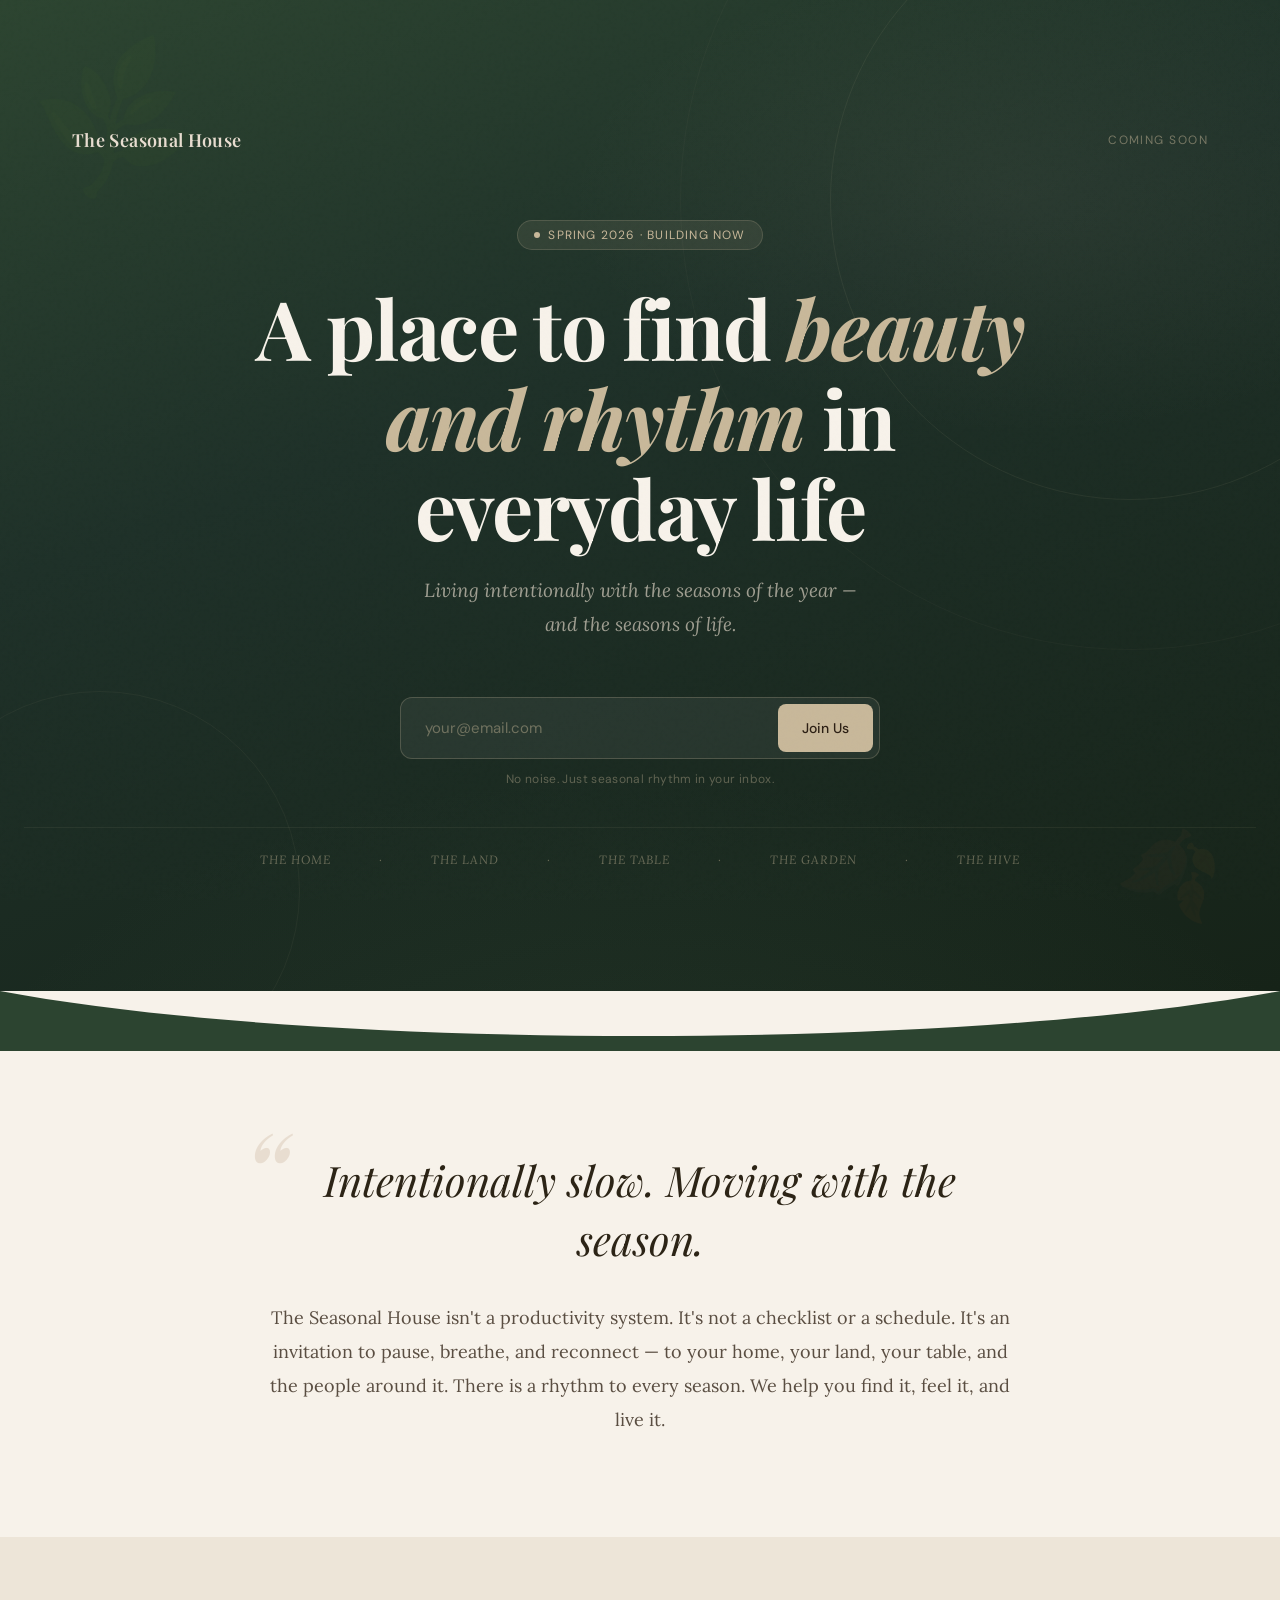
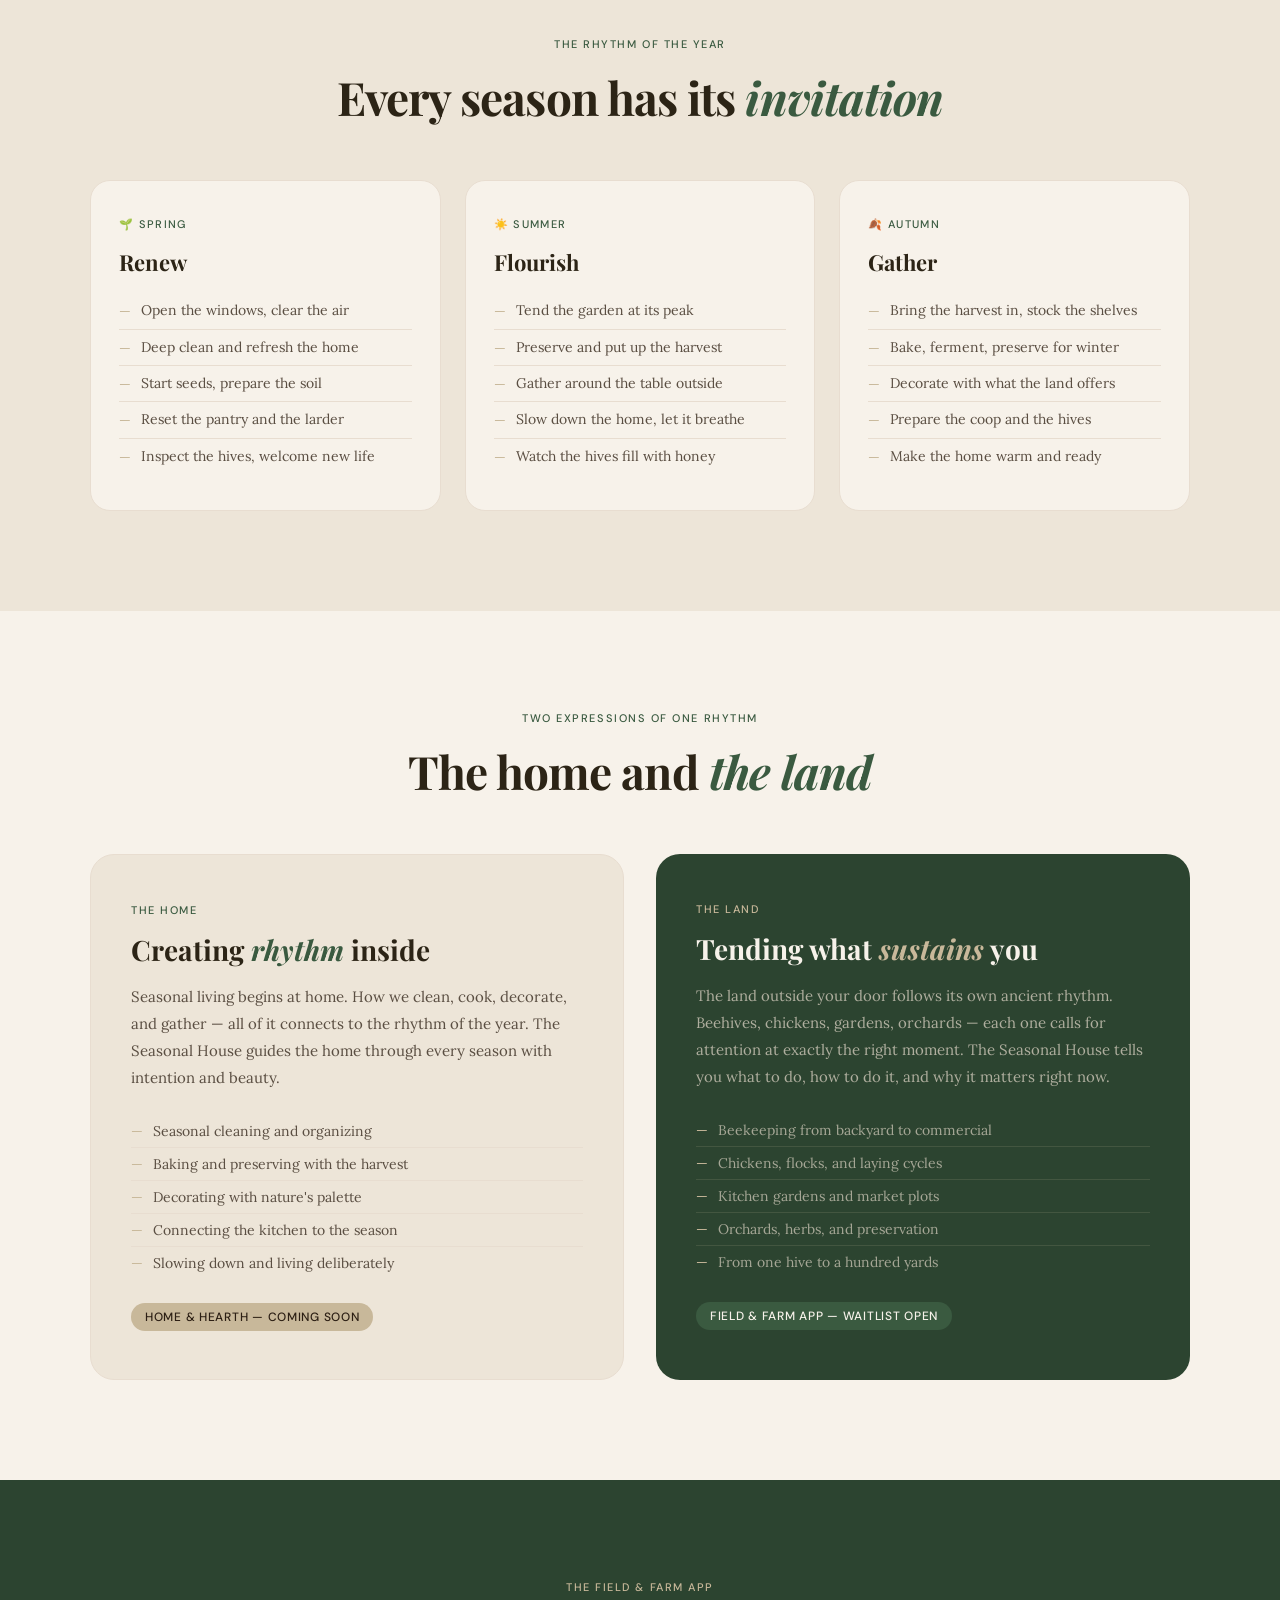
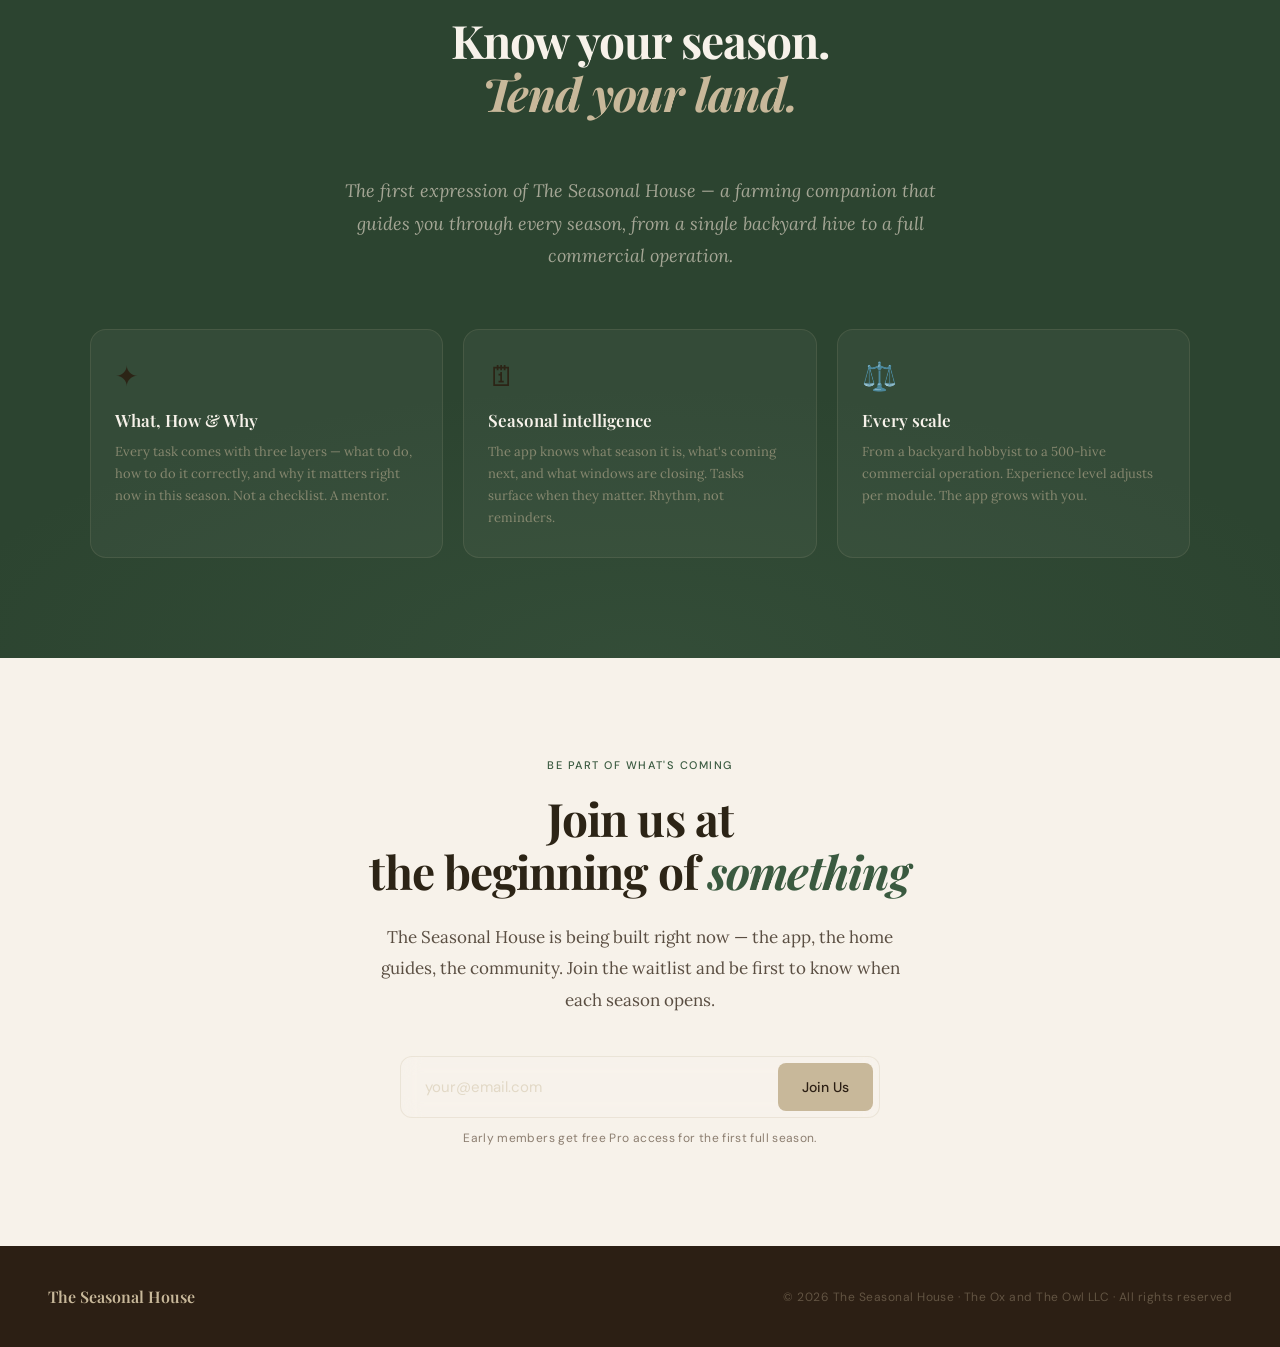
<file: index.html>
<!DOCTYPE html>
<html lang="en">
<head>
  <meta charset="UTF-8">
  <meta name="viewport" content="width=device-width, initial-scale=1.0">
  <title>The Seasonal House — A place to find beauty and rhythm in everyday life</title>
  <meta name="description" content="The Seasonal House is a place to find beauty and rhythm in everyday life — living intentionally with the seasons of the year and the seasons of life.">
  <meta property="og:title" content="The Seasonal House">
  <meta property="og:description" content="A place to find beauty and rhythm in everyday life.">
  <meta property="og:type" content="website">
  <link rel="preconnect" href="https://fonts.googleapis.com">
  <link rel="preconnect" href="https://fonts.gstatic.com" crossorigin>
  <link href="https://fonts.googleapis.com/css2?family=Playfair+Display:ital,wght@0,400;0,600;0,700;1,400;1,600&family=Lora:ital,wght@0,400;0,500;1,400&family=DM+Sans:wght@300;400;500&display=swap" rel="stylesheet">
  <style>
    *, *::before, *::after { box-sizing: border-box; margin: 0; padding: 0; }
    :root {
      --green: #3A5A40; --green-dark: #2C4430; --green-light: #5C7E63;
      --tan: #C8B89A; --tan-light: #E8DDD0; --cream: #F7F2EA; --cream-dark: #EDE5D8;
      --soil: #2C1F14; --text: #2C2416; --text-mid: #5A4E42; --text-light: #8C7E70;
    }
    html { scroll-behavior: smooth; }
    body { font-family: 'DM Sans', sans-serif; background: var(--cream); color: var(--text); overflow-x: hidden; }
    body::before {
      content: ''; position: fixed; inset: 0;
      background-image: url("data:image/svg+xml,%3Csvg viewBox='0 0 256 256' xmlns='http://www.w3.org/2000/svg'%3E%3Cfilter id='noise'%3E%3CfeTurbulence type='fractalNoise' baseFrequency='0.9' numOctaves='4' stitchTiles='stitch'/%3E%3C/filter%3E%3Crect width='100%25' height='100%25' filter='url(%23noise)' opacity='0.04'/%3E%3C/svg%3E");
      pointer-events: none; z-index: 1000; opacity: 0.4;
    }

    /* HERO */
    .hero { min-height: 100vh; display: grid; grid-template-rows: auto 1fr auto; position: relative; overflow: hidden; background: var(--green-dark); }
    .hero-bg { position: absolute; inset: 0; background: radial-gradient(ellipse 80% 60% at 50% 120%, #5C7E6322 0%, transparent 70%), radial-gradient(ellipse 60% 40% at 80% 20%, #C8B89A11 0%, transparent 60%), linear-gradient(160deg, #2C4430 0%, #1E3028 40%, #162318 100%); }
    .hero-ring { position: absolute; border-radius: 50%; border: 1px solid rgba(200,184,154,0.08); pointer-events: none; }
    .hero-ring-1 { width: 600px; height: 600px; top: -100px; right: -150px; }
    .hero-ring-2 { width: 900px; height: 900px; top: -250px; right: -300px; border-color: rgba(200,184,154,0.04); }
    .hero-ring-3 { width: 400px; height: 400px; bottom: -100px; left: -100px; border-color: rgba(200,184,154,0.06); }
    .leaf-mark { position: absolute; font-size: 120px; opacity: 0.04; pointer-events: none; line-height: 1; }
    .leaf-mark-1 { top: 60px; left: 40px; transform: rotate(-20deg); }
    .leaf-mark-2 { bottom: 80px; right: 60px; transform: rotate(15deg); font-size: 80px; }
    nav { position: relative; z-index: 10; padding: 28px 48px; display: flex; justify-content: space-between; align-items: center; }
    .nav-logo { font-family: 'Playfair Display', serif; font-size: 18px; font-weight: 600; color: var(--tan-light); letter-spacing: 0.02em; opacity: 0; animation: fadeUp 0.8s ease 0.1s forwards; }
    .nav-tagline { font-size: 12px; color: rgba(200,184,154,0.5); letter-spacing: 0.12em; text-transform: uppercase; opacity: 0; animation: fadeUp 0.8s ease 0.2s forwards; }
    .hero-content { position: relative; z-index: 10; display: flex; flex-direction: column; align-items: center; justify-content: center; text-align: center; padding: 40px 24px; }
    .season-indicator { display: inline-flex; align-items: center; gap: 8px; background: rgba(200,184,154,0.1); border: 1px solid rgba(200,184,154,0.2); border-radius: 100px; padding: 6px 16px; font-size: 12px; color: var(--tan); letter-spacing: 0.1em; text-transform: uppercase; margin-bottom: 32px; opacity: 0; animation: fadeUp 0.8s ease 0.3s forwards; }
    .season-dot { width: 6px; height: 6px; border-radius: 50%; background: var(--tan); animation: pulse 2s ease-in-out infinite; }
    @keyframes pulse { 0%, 100% { opacity: 1; transform: scale(1); } 50% { opacity: 0.5; transform: scale(0.8); } }
    .hero-title { font-family: 'Playfair Display', serif; font-size: clamp(42px, 7vw, 82px); font-weight: 700; color: var(--cream); line-height: 1.1; letter-spacing: -0.02em; margin-bottom: 20px; opacity: 0; animation: fadeUp 0.8s ease 0.4s forwards; max-width: 780px; }
    .hero-title em { font-style: italic; color: var(--tan); }
    .hero-subtitle { font-family: 'Lora', serif; font-size: clamp(15px, 2vw, 19px); color: rgba(231,219,205,0.65); margin-bottom: 56px; font-style: italic; line-height: 1.8; opacity: 0; animation: fadeUp 0.8s ease 0.5s forwards; max-width: 560px; }
    .waitlist-wrap { width: 100%; max-width: 480px; opacity: 0; animation: fadeUp 0.8s ease 0.6s forwards; }
    .waitlist-form { display: flex; background: rgba(255,255,255,0.06); border: 1px solid rgba(200,184,154,0.25); border-radius: 12px; padding: 6px; backdrop-filter: blur(10px); }
    .waitlist-input { flex: 1; background: transparent; border: none; outline: none; padding: 14px 18px; font-family: 'DM Sans', sans-serif; font-size: 15px; color: var(--cream); min-width: 0; }
    .waitlist-input::placeholder { color: rgba(200,184,154,0.45); }
    .waitlist-btn { background: var(--tan); color: var(--soil); border: none; border-radius: 8px; padding: 14px 24px; font-family: 'DM Sans', sans-serif; font-size: 14px; font-weight: 500; cursor: pointer; white-space: nowrap; transition: background 0.2s ease, transform 0.15s ease; }
    .waitlist-btn:hover { background: var(--tan-light); transform: translateY(-1px); }
    .waitlist-btn:disabled { opacity: 0.7; cursor: not-allowed; transform: none; }
    .waitlist-note { font-size: 12px; color: rgba(200,184,154,0.4); margin-top: 12px; letter-spacing: 0.03em; }
    .success-msg { display: none; background: rgba(92,126,99,0.2); border: 1px solid rgba(92,126,99,0.4); border-radius: 12px; padding: 20px 24px; color: var(--tan-light); font-size: 15px; text-align: center; line-height: 1.6; }
    .error-msg { display: none; background: rgba(180,60,60,0.15); border: 1px solid rgba(180,60,60,0.3); border-radius: 12px; padding: 12px 18px; color: #f5c0c0; font-size: 13px; text-align: center; margin-top: 8px; }
    .hero-bottom { position: relative; z-index: 10; padding: 24px 48px; display: flex; justify-content: center; gap: 48px; border-top: 1px solid rgba(200,184,154,0.08); opacity: 0; animation: fadeUp 0.8s ease 0.8s forwards; flex-wrap: wrap; }
    .rhythm-pill { font-size: 12px; color: rgba(200,184,154,0.45); letter-spacing: 0.08em; text-transform: uppercase; font-family: 'Lora', serif; font-style: italic; }

    /* DIVIDER */
    .curve-divider { background: var(--green-dark); line-height: 0; }
    .curve-divider svg { display: block; width: 100%; }

    /* SECTIONS */
    section { padding: 100px 24px; }
    .container { max-width: 1100px; margin: 0 auto; }
    .section-eyebrow { font-size: 11px; letter-spacing: 0.14em; text-transform: uppercase; color: var(--green); font-weight: 500; margin-bottom: 20px; }
    .section-title { font-family: 'Playfair Display', serif; font-size: clamp(30px, 4vw, 46px); font-weight: 700; color: var(--text); line-height: 1.15; letter-spacing: -0.02em; margin-bottom: 24px; }
    .section-title em { font-style: italic; color: var(--green); }
    .section-body { font-family: 'Lora', serif; font-size: 17px; color: var(--text-mid); line-height: 1.85; margin-bottom: 20px; }

    /* MANIFESTO */
    .manifesto { background: var(--cream); }
    .manifesto-inner { max-width: 760px; margin: 0 auto; text-align: center; }
    .manifesto-quote { font-family: 'Playfair Display', serif; font-size: clamp(26px, 4vw, 42px); font-weight: 400; font-style: italic; color: var(--text); line-height: 1.4; margin-bottom: 32px; position: relative; }
    .manifesto-quote::before { content: '\201C'; font-size: 120px; color: var(--tan-light); position: absolute; top: -40px; left: -20px; line-height: 1; font-family: 'Playfair Display', serif; }
    .manifesto-body { font-family: 'Lora', serif; font-size: 18px; color: var(--text-mid); line-height: 1.9; }

    /* RHYTHM SECTION */
    .rhythm-section { background: var(--cream-dark); }
    .rhythm-grid { display: grid; grid-template-columns: repeat(3, 1fr); gap: 24px; margin-top: 56px; }
    .rhythm-card { background: var(--cream); border: 1px solid var(--tan-light); border-radius: 20px; padding: 36px 28px; transition: transform 0.2s ease; }
    .rhythm-card:hover { transform: translateY(-3px); }
    .rhythm-season { font-size: 11px; letter-spacing: 0.12em; text-transform: uppercase; color: var(--green); font-weight: 500; margin-bottom: 16px; }
    .rhythm-title { font-family: 'Playfair Display', serif; font-size: 22px; font-weight: 700; color: var(--text); margin-bottom: 16px; }
    .rhythm-list { list-style: none; }
    .rhythm-list li { font-family: 'Lora', serif; font-size: 14px; color: var(--text-mid); padding: 6px 0; border-bottom: 1px solid var(--tan-light); line-height: 1.6; display: flex; gap: 10px; align-items: flex-start; }
    .rhythm-list li:last-child { border-bottom: none; }
    .rhythm-list li::before { content: '—'; color: var(--tan); flex-shrink: 0; margin-top: 1px; }

    /* TWO WORLDS */
    .worlds-section { background: var(--cream); }
    .worlds-grid { display: grid; grid-template-columns: 1fr 1fr; gap: 32px; margin-top: 56px; }
    .world-card { border-radius: 24px; padding: 48px 40px; }
    .world-card.home { background: var(--cream-dark); border: 1px solid var(--tan-light); }
    .world-card.land { background: var(--green-dark); }
    .world-card.land .world-eyebrow { color: var(--tan); }
    .world-card.land .world-title { color: var(--cream); }
    .world-card.land .world-title em { color: var(--tan); }
    .world-card.land .world-body { color: rgba(231,219,205,0.7); }
    .world-card.land .world-list li { color: rgba(231,219,205,0.65); border-color: rgba(200,184,154,0.15); }
    .world-card.land .world-list li::before { color: var(--tan); }
    .world-eyebrow { font-size: 11px; letter-spacing: 0.14em; text-transform: uppercase; color: var(--green); font-weight: 500; margin-bottom: 16px; }
    .world-title { font-family: 'Playfair Display', serif; font-size: 28px; font-weight: 700; color: var(--text); line-height: 1.2; margin-bottom: 16px; }
    .world-title em { font-style: italic; color: var(--green); }
    .world-body { font-family: 'Lora', serif; font-size: 15px; color: var(--text-mid); line-height: 1.8; margin-bottom: 24px; }
    .world-list { list-style: none; }
    .world-list li { font-family: 'Lora', serif; font-size: 14px; color: var(--text-mid); padding: 7px 0; border-bottom: 1px solid var(--tan-light); display: flex; gap: 10px; align-items: flex-start; }
    .world-list li:last-child { border-bottom: none; }
    .world-list li::before { content: '—'; color: var(--tan); flex-shrink: 0; }
    .world-tag { display: inline-block; margin-top: 24px; background: var(--green); color: var(--cream); font-size: 12px; padding: 6px 14px; border-radius: 20px; letter-spacing: 0.06em; text-transform: uppercase; font-weight: 500; }
    .world-card.home .world-tag { background: var(--tan); color: var(--soil); }

    /* APP SECTION */
    .app-section { background: var(--green-dark); position: relative; overflow: hidden; }
    .app-section::before { content: ''; position: absolute; inset: 0; background: radial-gradient(ellipse 80% 50% at 50% 100%, rgba(92,126,99,0.15) 0%, transparent 70%); }
    .app-section .section-eyebrow { color: var(--tan); }
    .app-section .section-title { color: var(--cream); }
    .app-section .section-title em { color: var(--tan); }
    .app-inner { position: relative; z-index: 2; }
    .app-header { text-align: center; margin-bottom: 56px; }
    .app-desc { font-family: 'Lora', serif; font-size: 18px; color: rgba(231,219,205,0.65); text-align: center; max-width: 600px; margin: 0 auto 56px; font-style: italic; line-height: 1.8; }
    .app-features { display: grid; grid-template-columns: repeat(3, 1fr); gap: 20px; }
    .app-feat { background: rgba(255,255,255,0.04); border: 1px solid rgba(200,184,154,0.12); border-radius: 16px; padding: 28px 24px; }
    .app-feat-icon { font-size: 28px; margin-bottom: 14px; display: block; }
    .app-feat-title { font-family: 'Playfair Display', serif; font-size: 17px; font-weight: 600; color: var(--cream); margin-bottom: 10px; }
    .app-feat-body { font-size: 13px; color: rgba(200,184,154,0.55); line-height: 1.7; font-family: 'Lora', serif; }

    /* CTA */
    .cta-section { background: var(--cream); text-align: center; }
    .cta-inner { max-width: 640px; margin: 0 auto; }
    .cta-form-wrap { max-width: 480px; margin: 40px auto 0; }

    /* FOOTER */
    footer { background: var(--soil); padding: 40px 48px; display: flex; justify-content: space-between; align-items: center; }
    .footer-brand { font-family: 'Playfair Display', serif; font-size: 16px; color: var(--tan); font-weight: 600; }
    .footer-copy { font-size: 12px; color: rgba(200,184,154,0.35); letter-spacing: 0.04em; }

    /* ANIMATIONS */
    @keyframes fadeUp { from { opacity: 0; transform: translateY(24px); } to { opacity: 1; transform: translateY(0); } }
    .reveal { opacity: 0; transform: translateY(32px); transition: opacity 0.7s ease, transform 0.7s ease; }
    .reveal.visible { opacity: 1; transform: translateY(0); }

    /* RESPONSIVE */
    @media (max-width: 900px) {
      .worlds-grid { grid-template-columns: 1fr; }
      .rhythm-grid { grid-template-columns: 1fr; }
      .app-features { grid-template-columns: 1fr; }
      nav { padding: 20px 24px; }
      .hero-bottom { gap: 20px; padding: 20px 24px; }
      footer { flex-direction: column; gap: 12px; text-align: center; }
      .world-card { padding: 36px 28px; }
    }
    @media (max-width: 600px) {
      .waitlist-form { flex-direction: column; }
      .waitlist-btn { width: 100%; padding: 14px; }
    }
  </style>
</head>
<body>

  <!-- HERO -->
  <section class="hero">
    <div class="hero-bg"></div>
    <div class="hero-ring hero-ring-1"></div>
    <div class="hero-ring hero-ring-2"></div>
    <div class="hero-ring hero-ring-3"></div>
    <div class="leaf-mark leaf-mark-1">🌿</div>
    <div class="leaf-mark leaf-mark-2">🍂</div>
    <nav>
      <div class="nav-logo">The Seasonal House</div>
      <div class="nav-tagline">Coming Soon</div>
    </nav>
    <div class="hero-content">
      <div class="season-indicator">
        <div class="season-dot"></div>
        Spring 2026 · Building now
      </div>
      <h1 class="hero-title">
        A place to find <em>beauty and rhythm</em> in everyday life
      </h1>
      <p class="hero-subtitle">
        Living intentionally with the seasons of the year —<br>and the seasons of life.
      </p>
      <div class="waitlist-wrap">
        <div class="waitlist-form" id="heroForm">
          <input type="email" class="waitlist-input" id="heroEmail" placeholder="your@email.com" autocomplete="email">
          <button class="waitlist-btn" id="heroBtn" onclick="submitWaitlist('heroEmail','heroForm','heroSuccess','heroError','heroBtn')">Join Us</button>
        </div>
        <div class="success-msg" id="heroSuccess">🌱 You're in. We'll be in touch when the season opens.</div>
        <div class="error-msg" id="heroError"></div>
        <p class="waitlist-note">No noise. Just seasonal rhythm in your inbox.</p>
      </div>
    </div>
    <div class="hero-bottom">
      <span class="rhythm-pill">the home</span>
      <span class="rhythm-pill">·</span>
      <span class="rhythm-pill">the land</span>
      <span class="rhythm-pill">·</span>
      <span class="rhythm-pill">the table</span>
      <span class="rhythm-pill">·</span>
      <span class="rhythm-pill">the garden</span>
      <span class="rhythm-pill">·</span>
      <span class="rhythm-pill">the hive</span>
    </div>
  </section>

  <div class="curve-divider">
    <svg viewBox="0 0 1440 60" preserveAspectRatio="none" height="60">
      <path d="M0,0 C360,60 1080,60 1440,0 L1440,0 L0,0 Z" fill="#F7F2EA"/>
    </svg>
  </div>

  <!-- MANIFESTO -->
  <section class="manifesto">
    <div class="container">
      <div class="manifesto-inner reveal">
        <p class="manifesto-quote">Intentionally slow. Moving with the season.</p>
        <p class="manifesto-body">The Seasonal House isn't a productivity system. It's not a checklist or a schedule. It's an invitation to pause, breathe, and reconnect — to your home, your land, your table, and the people around it. There is a rhythm to every season. We help you find it, feel it, and live it.</p>
      </div>
    </div>
  </section>

  <!-- SEASONAL RHYTHM -->
  <section class="rhythm-section">
    <div class="container">
      <div class="reveal" style="text-align:center;">
        <p class="section-eyebrow">The rhythm of the year</p>
        <h2 class="section-title">Every season has its <em>invitation</em></h2>
      </div>
      <div class="rhythm-grid">
        <div class="rhythm-card reveal">
          <div class="rhythm-season">🌱 Spring</div>
          <div class="rhythm-title">Renew</div>
          <ul class="rhythm-list">
            <li>Open the windows, clear the air</li>
            <li>Deep clean and refresh the home</li>
            <li>Start seeds, prepare the soil</li>
            <li>Reset the pantry and the larder</li>
            <li>Inspect the hives, welcome new life</li>
          </ul>
        </div>
        <div class="rhythm-card reveal">
          <div class="rhythm-season">☀️ Summer</div>
          <div class="rhythm-title">Flourish</div>
          <ul class="rhythm-list">
            <li>Tend the garden at its peak</li>
            <li>Preserve and put up the harvest</li>
            <li>Gather around the table outside</li>
            <li>Slow down the home, let it breathe</li>
            <li>Watch the hives fill with honey</li>
          </ul>
        </div>
        <div class="rhythm-card reveal">
          <div class="rhythm-season">🍂 Autumn</div>
          <div class="rhythm-title">Gather</div>
          <ul class="rhythm-list">
            <li>Bring the harvest in, stock the shelves</li>
            <li>Bake, ferment, preserve for winter</li>
            <li>Decorate with what the land offers</li>
            <li>Prepare the coop and the hives</li>
            <li>Make the home warm and ready</li>
          </ul>
        </div>
      </div>
    </div>
  </section>

  <!-- TWO WORLDS -->
  <section class="worlds-section">
    <div class="container">
      <div class="reveal" style="text-align:center;">
        <p class="section-eyebrow">Two expressions of one rhythm</p>
        <h2 class="section-title">The home and <em>the land</em></h2>
      </div>
      <div class="worlds-grid">
        <div class="world-card home reveal">
          <div class="world-eyebrow">The Home</div>
          <h3 class="world-title">Creating <em>rhythm</em> inside</h3>
          <p class="world-body">Seasonal living begins at home. How we clean, cook, decorate, and gather — all of it connects to the rhythm of the year. The Seasonal House guides the home through every season with intention and beauty.</p>
          <ul class="world-list">
            <li>Seasonal cleaning and organizing</li>
            <li>Baking and preserving with the harvest</li>
            <li>Decorating with nature's palette</li>
            <li>Connecting the kitchen to the season</li>
            <li>Slowing down and living deliberately</li>
          </ul>
          <span class="world-tag">Home & Hearth — Coming Soon</span>
        </div>
        <div class="world-card land reveal">
          <div class="world-eyebrow">The Land</div>
          <h3 class="world-title">Tending what <em>sustains</em> you</h3>
          <p class="world-body">The land outside your door follows its own ancient rhythm. Beehives, chickens, gardens, orchards — each one calls for attention at exactly the right moment. The Seasonal House tells you what to do, how to do it, and why it matters right now.</p>
          <ul class="world-list">
            <li>Beekeeping from backyard to commercial</li>
            <li>Chickens, flocks, and laying cycles</li>
            <li>Kitchen gardens and market plots</li>
            <li>Orchards, herbs, and preservation</li>
            <li>From one hive to a hundred yards</li>
          </ul>
          <span class="world-tag">Field & Farm App — Waitlist Open</span>
        </div>
      </div>
    </div>
  </section>

  <!-- APP SECTION -->
  <section class="app-section">
    <div class="container app-inner">
      <div class="app-header reveal">
        <p class="section-eyebrow">The Field & Farm App</p>
        <h2 class="section-title">Know your season.<br><em>Tend your land.</em></h2>
      </div>
      <p class="app-desc reveal">The first expression of The Seasonal House — a farming companion that guides you through every season, from a single backyard hive to a full commercial operation.</p>
      <div class="app-features">
        <div class="app-feat reveal">
          <span class="app-feat-icon">✦</span>
          <div class="app-feat-title">What, How & Why</div>
          <div class="app-feat-body">Every task comes with three layers — what to do, how to do it correctly, and why it matters right now in this season. Not a checklist. A mentor.</div>
        </div>
        <div class="app-feat reveal">
          <span class="app-feat-icon">🗓</span>
          <div class="app-feat-title">Seasonal intelligence</div>
          <div class="app-feat-body">The app knows what season it is, what's coming next, and what windows are closing. Tasks surface when they matter. Rhythm, not reminders.</div>
        </div>
        <div class="app-feat reveal">
          <span class="app-feat-icon">⚖️</span>
          <div class="app-feat-title">Every scale</div>
          <div class="app-feat-body">From a backyard hobbyist to a 500-hive commercial operation. Experience level adjusts per module. The app grows with you.</div>
        </div>
      </div>
    </div>
  </section>

  <!-- CTA -->
  <section class="cta-section">
    <div class="container">
      <div class="cta-inner reveal">
        <p class="section-eyebrow">Be part of what's coming</p>
        <h2 class="section-title">Join us at<br>the beginning of <em>something</em></h2>
        <p class="section-body" style="max-width:520px; margin: 0 auto;">The Seasonal House is being built right now — the app, the home guides, the community. Join the waitlist and be first to know when each season opens.</p>
        <div class="cta-form-wrap">
          <div class="waitlist-form" id="ctaForm">
            <input type="email" class="waitlist-input" id="ctaEmail" placeholder="your@email.com" autocomplete="email">
            <button class="waitlist-btn" id="ctaBtn" onclick="submitWaitlist('ctaEmail','ctaForm','ctaSuccess','ctaError','ctaBtn')">Join Us</button>
          </div>
          <div class="success-msg" id="ctaSuccess">🌱 You're in. We'll be in touch when the season opens.</div>
          <div class="error-msg" id="ctaError"></div>
          <p class="waitlist-note" style="color: var(--text-light);">Early members get free Pro access for the first full season.</p>
        </div>
      </div>
    </div>
  </section>

  <footer>
    <div class="footer-brand">The Seasonal House</div>
    <div class="footer-copy">© 2026 The Seasonal House · The Ox and The Owl LLC · All rights reserved</div>
  </footer>

  <script>
    async function submitWaitlist(inputId, formId, successId, errorId, btnId) {
      const email = document.getElementById(inputId).value.trim();
      const btn = document.getElementById(btnId);
      const errorEl = document.getElementById(errorId);
      errorEl.style.display = 'none';
      if (!email || !email.includes('@') || !email.includes('.')) {
        errorEl.textContent = 'Please enter a valid email address.';
        errorEl.style.display = 'block';
        return;
      }
      btn.disabled = true;
      btn.textContent = 'Joining...';
      try {
        const response = await fetch('/api/subscribe', {
          method: 'POST',
          headers: { 'Content-Type': 'application/json' },
          body: JSON.stringify({ email })
        });
        const data = await response.json();
        if (response.ok && data.success) {
          document.getElementById(formId).style.display = 'none';
          document.getElementById(successId).style.display = 'block';
        } else {
          throw new Error(data.error || 'Something went wrong.');
        }
      } catch (err) {
        btn.disabled = false;
        btn.textContent = 'Join Us';
        errorEl.textContent = 'Something went wrong. Please try again.';
        errorEl.style.display = 'block';
      }
    }
    document.getElementById('heroEmail').addEventListener('keydown', (e) => {
      if (e.key === 'Enter') submitWaitlist('heroEmail','heroForm','heroSuccess','heroError','heroBtn');
    });
    document.getElementById('ctaEmail').addEventListener('keydown', (e) => {
      if (e.key === 'Enter') submitWaitlist('ctaEmail','ctaForm','ctaSuccess','ctaError','ctaBtn');
    });
    const reveals = document.querySelectorAll('.reveal');
    const observer = new IntersectionObserver((entries) => {
      entries.forEach((entry, i) => {
        if (entry.isIntersecting) {
          setTimeout(() => entry.target.classList.add('visible'), i * 60);
          observer.unobserve(entry.target);
        }
      });
    }, { threshold: 0.1, rootMargin: '0px 0px -40px 0px' });
    reveals.forEach(el => observer.observe(el));
  </script>
</body>
</html>
</file>
